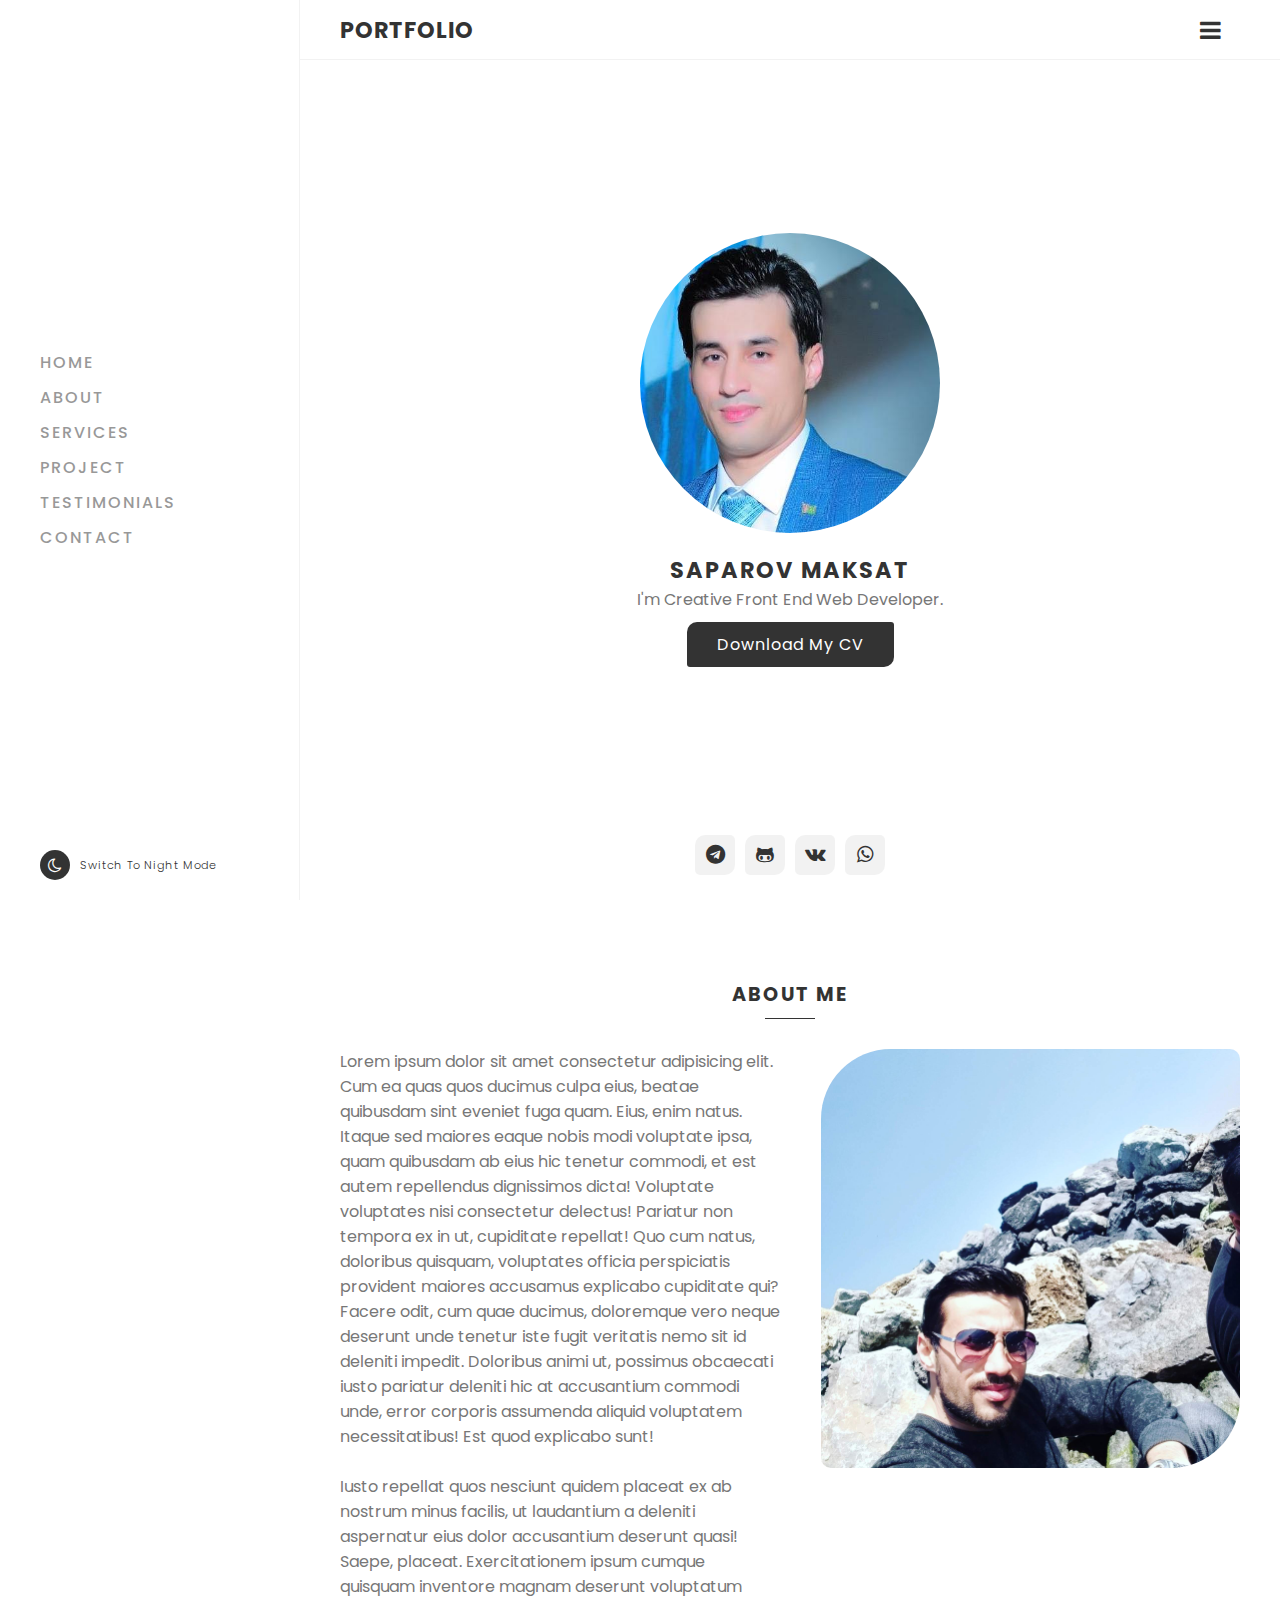
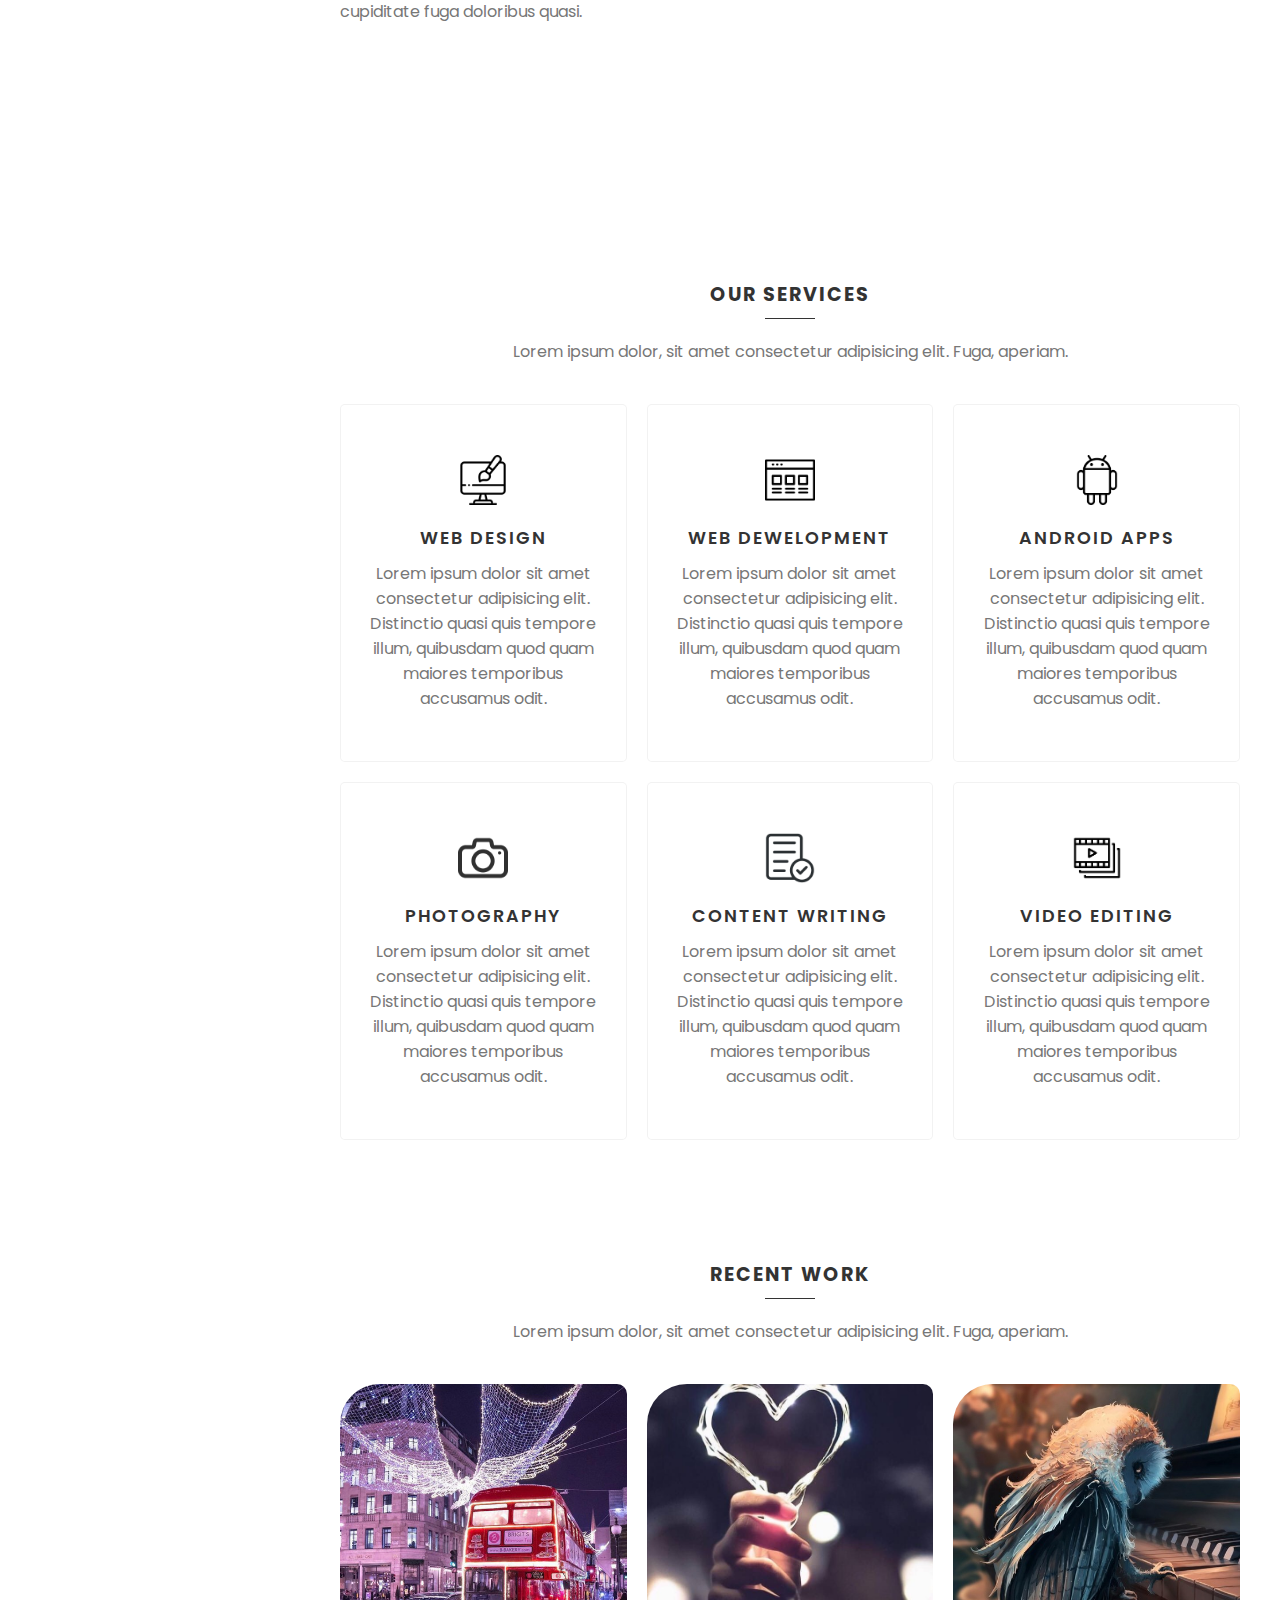
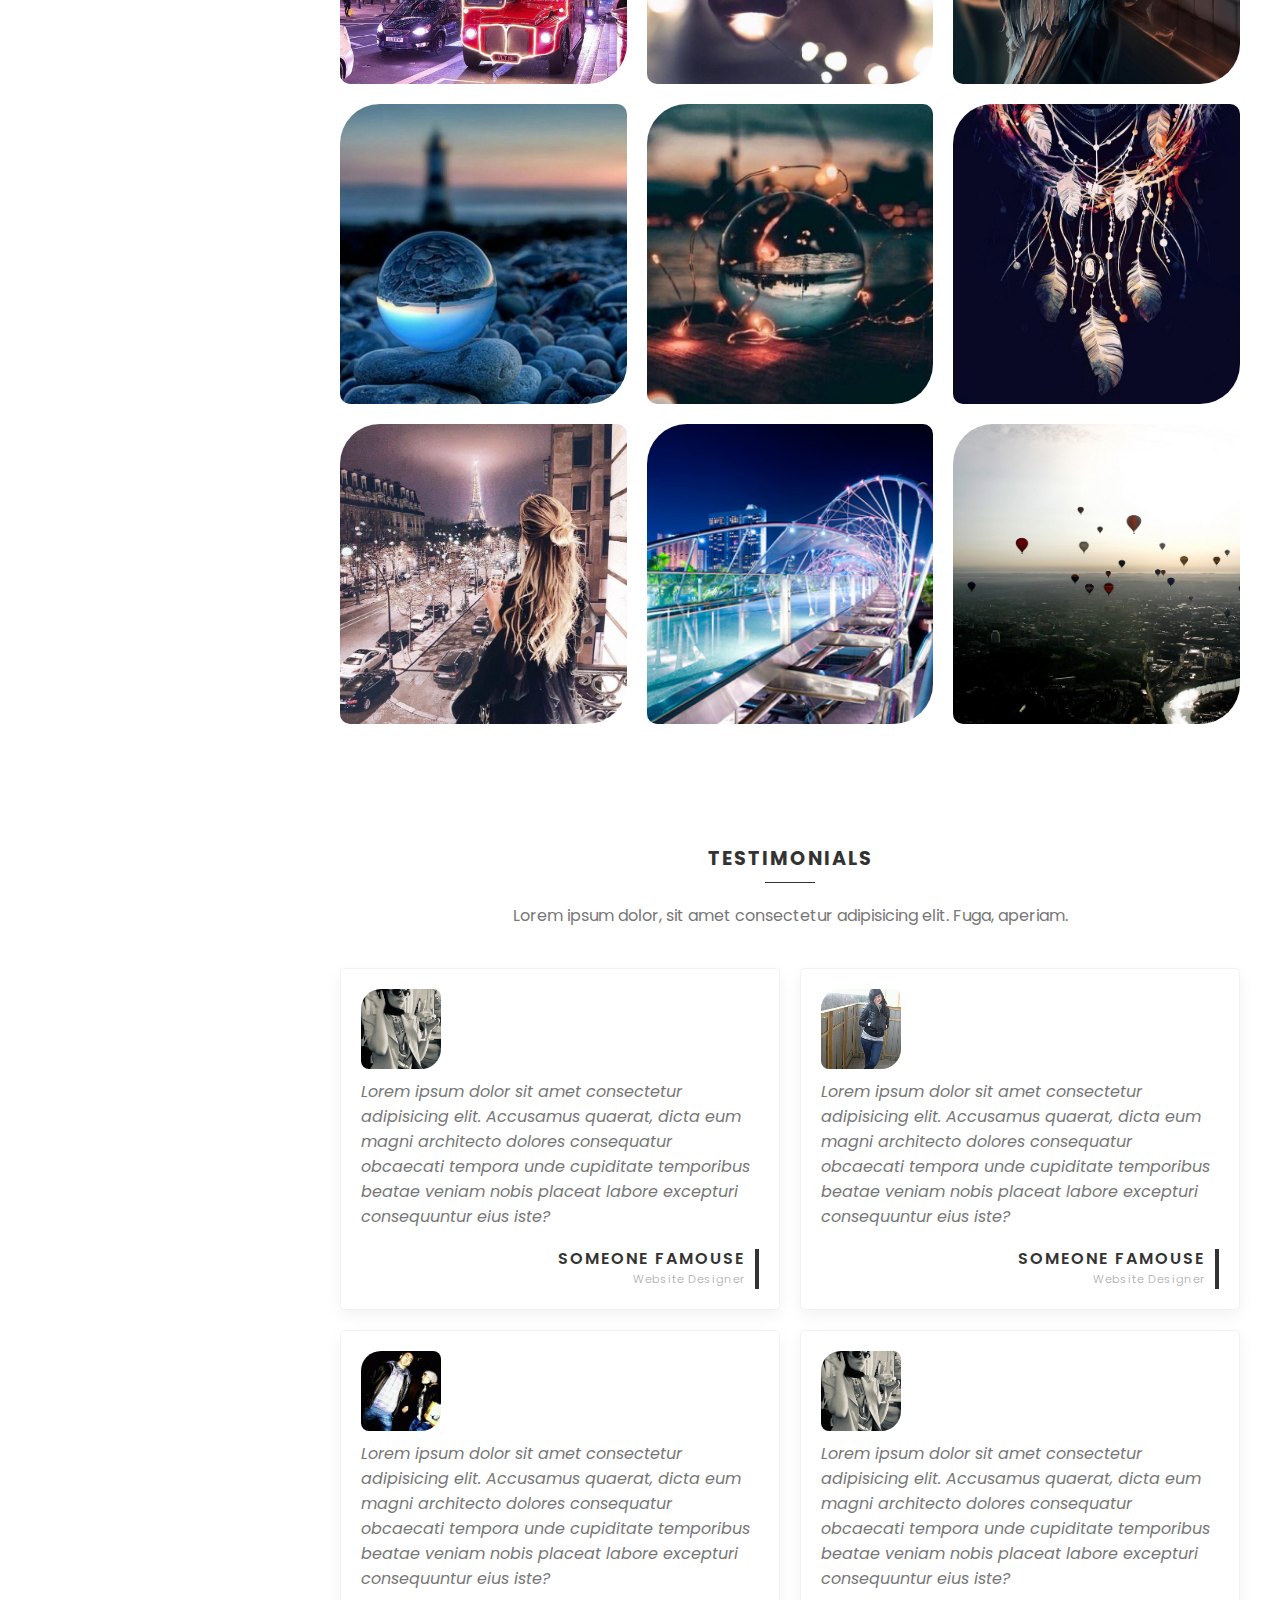
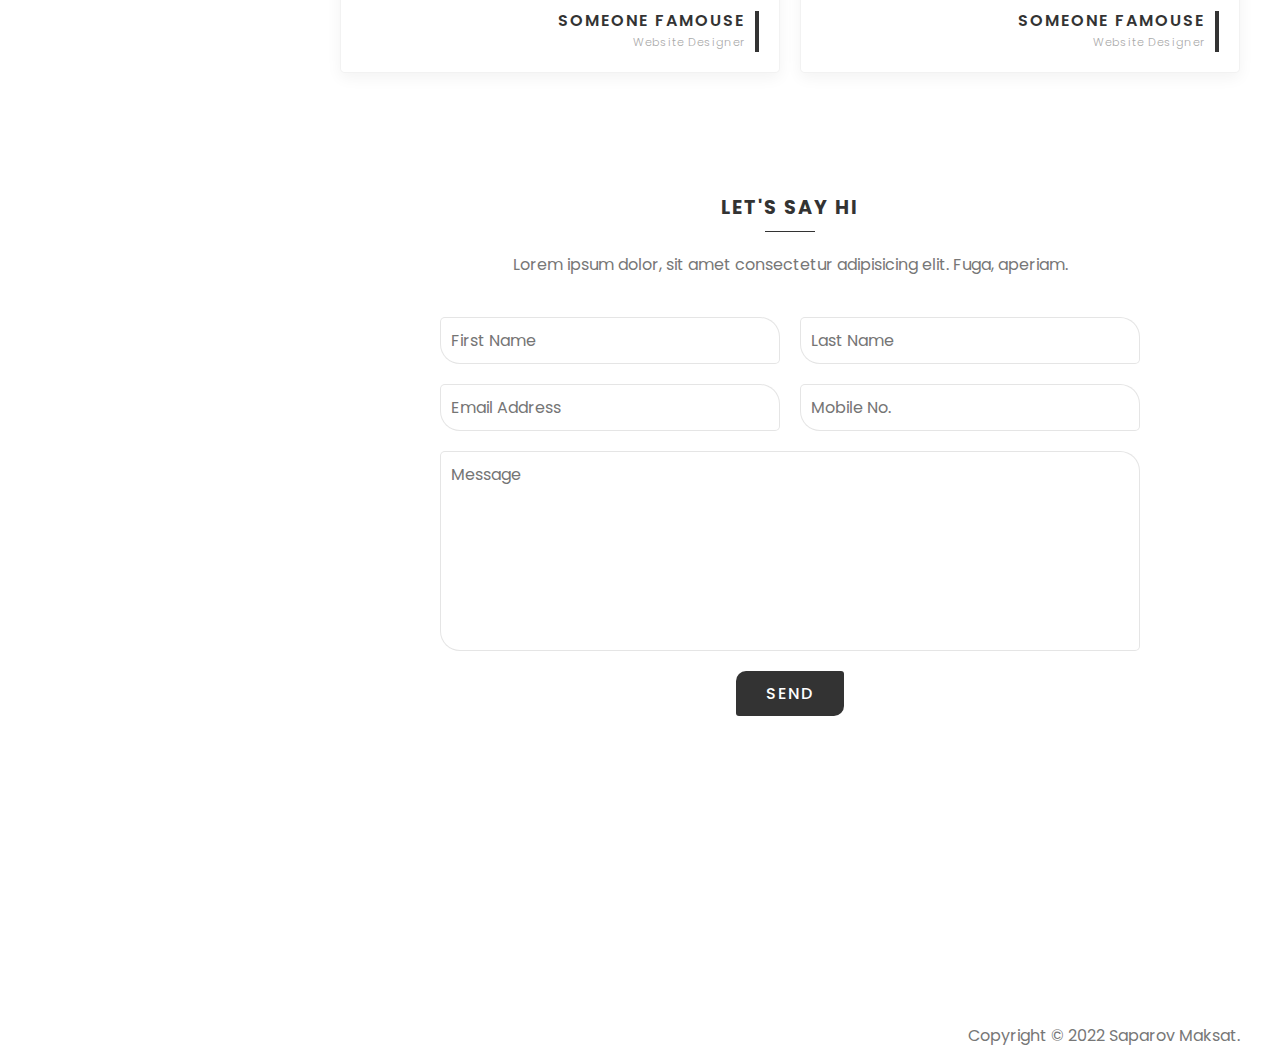
<file: src/index.html>
<!DOCTYPE html>
<html lang="en">

<head>
	<meta charset="UTF-8">
	<meta http-equiv="X-UA-Compatible" content="IE=edge">
	<meta name="viewport" content="width=device-width, initial-scale=1.0">
	<link rel="stylesheet" href="./css/main-style.css">
	<link rel="stylesheet" href="https://cdnjs.cloudflare.com/ajax/libs/font-awesome/4.7.0/css/font-awesome.css"
		integrity="sha512-5A8nwdMOWrSz20fDsjczgUidUBR8liPYU+WymTZP1lmY9G6Oc7HlZv156XqnsgNUzTyMefFTcsFH/tnJE/+xBg=="
		crossorigin="anonymous" referrerpolicy="no-referrer" />
	<title>Complete Responsive Portfolio Website</title>
</head>

<body>
	<div class="container">
		<!-- Navigation -->
		<div class="navigation">
			<ul>
				<li><a href="#banner" onclick="toggleMenu()">Home</a></li>
				<li><a href="#about" onclick="toggleMenu()">About</a></li>
				<li><a href="#services" onclick="toggleMenu()">Services</a></li>
				<li><a href="#project" onclick="toggleMenu()">Project</a></li>
				<li><a href="#testimonials" onclick="toggleMenu()">Testimonials</a></li>
				<li><a href="#contact" onclick="toggleMenu()">Contact</a></li>
			</ul>
			<div class="theme-switch"></div>
		</div>
		<!-- Main -->
		<div class="main">
			<div class="top__bar">
				<a href="#" class="logo">Portfolio</a>
				<div class="toggle">
					<i class="fa fa-bars" aria-hidden="true"></i>
				</div>
			</div>
			<!-- Banner -->
			<section class="banner" id="banner">
				<div class="content">
					<div class="img-box">
						<img src="./assets/my_photo/i.jpeg" alt="my-photo">
					</div>
					<h3>Saparov Maksat</h3>
					<p>I'm Creative Front End Web Developer.</p>
					<a href="./html/my-info.html" class="btn">Download My CV</a>
					<ul class="social-media">
						<li><a href="https://t.me/MAKSAT0707071/"><i class="fa fa-telegram" aria-hidden="true"></i></a>
						</li>
						<li><a href="//github.com/SaparowMaksat"><i class="fa fa-github-alt" aria-hidden="true"></i></a>
						</li>
						<li><a href="//vk.com/makes77"><i class="fa fa-vk" aria-hidden="true"></i></a></li>
						<li><a href="https://wa.me/79650707071/"><i class="fa fa-whatsapp" aria-hidden="true"></i></a>
						</li>
					</ul>
				</div>
			</section>
			<!-- About -->
			<section class="about adjust" id="about">
				<div class="title">
					<h2>About Me</h2>
				</div>
				<div class="content">
					<div class="text-box">
						<p>
							Lorem ipsum dolor sit amet consectetur adipisicing elit. Cum ea quas quos ducimus culpa
							eius, beatae quibusdam sint eveniet fuga quam. Eius, enim natus. Itaque sed maiores eaque
							nobis modi voluptate ipsa, quam quibusdam ab eius hic tenetur commodi, et est autem
							repellendus dignissimos dicta! Voluptate voluptates nisi consectetur delectus! Pariatur non
							tempora ex in ut, cupiditate repellat! Quo cum natus, doloribus quisquam, voluptates officia
							perspiciatis provident maiores accusamus explicabo cupiditate qui? Facere odit, cum quae
							ducimus, doloremque vero neque deserunt unde tenetur iste fugit veritatis nemo sit id
							deleniti impedit. Doloribus animi ut, possimus obcaecati iusto pariatur deleniti hic
							at accusantium commodi unde, error corporis assumenda aliquid voluptatem necessitatibus! Est
							quod explicabo sunt! <br> <br> Iusto repellat quos nesciunt quidem placeat ex ab nostrum
							minus
							facilis, ut laudantium a deleniti aspernatur eius dolor accusantium deserunt quasi! Saepe,
							placeat. Exercitationem ipsum cumque quisquam inventore magnam deserunt voluptatum
							cupiditate fuga doloribus quasi.
						</p>
					</div>
					<div class="img-box">
						<img src="./assets/my_photo/02.jpeg" alt="Saparov Maksat">
					</div>
				</div>
			</section>
			<!-- Services -->
			<section class="services adjust" id="services">
				<div class="title">
					<h2>Our Services</h2>
					<p>Lorem ipsum dolor, sit amet consectetur adipisicing elit. Fuga, aperiam.</p>
				</div>
				<div class="content">
					<div class="service-box">
						<img src="./assets/png-box/01.png" alt="web design">
						<h2>Web Design</h2>
						<p>Lorem ipsum dolor sit amet consectetur adipisicing elit. Distinctio quasi quis tempore illum,
							quibusdam quod quam maiores temporibus accusamus odit.</p>
					</div>
					<div class="service-box">
						<img src="./assets/png-box/02.png" alt="web design">
						<h2>Web Dewelopment</h2>
						<p>Lorem ipsum dolor sit amet consectetur adipisicing elit. Distinctio quasi quis tempore illum,
							quibusdam quod quam maiores temporibus accusamus odit.</p>
					</div>
					<div class="service-box">
						<img src="./assets/png-box/03.png" alt="web design">
						<h2>Android Apps</h2>
						<p>Lorem ipsum dolor sit amet consectetur adipisicing elit. Distinctio quasi quis tempore illum,
							quibusdam quod quam maiores temporibus accusamus odit.</p>
					</div>
					<div class="service-box">
						<img src="./assets/png-box/04.png" alt="web design">
						<h2>Photography</h2>
						<p>Lorem ipsum dolor sit amet consectetur adipisicing elit. Distinctio quasi quis tempore illum,
							quibusdam quod quam maiores temporibus accusamus odit.</p>
					</div>
					<div class="service-box">
						<img src="./assets/png-box/05.png" alt="web design">
						<h2>Content Writing</h2>
						<p>Lorem ipsum dolor sit amet consectetur adipisicing elit. Distinctio quasi quis tempore illum,
							quibusdam quod quam maiores temporibus accusamus odit.</p>
					</div>
					<div class="service-box">
						<img src="./assets/png-box/06.png" alt="web design">
						<h2>Video Editing</h2>
						<p>Lorem ipsum dolor sit amet consectetur adipisicing elit. Distinctio quasi quis tempore illum,
							quibusdam quod quam maiores temporibus accusamus odit.</p>
					</div>
				</div>
			</section>
			<!-- Projects -->
			<section class="project adjust" id="project">
				<div class="title">
					<h2>Recent Work</h2>
					<p>Lorem ipsum dolor, sit amet consectetur adipisicing elit. Fuga, aperiam.</p>
				</div>
				<div class="content">
					<div class="work-box">
						<div class="img-box">
							<img src="./assets/img-box/01.jpeg" alt="photo">
						</div>
						<div class="text-box">
							<h3>Project 01</h3>
						</div>
					</div>
					<div class="work-box">
						<div class="img-box">
							<img src="./assets/img-box/02.jpeg" alt="photo">
						</div>
						<div class="text-box">
							<h3>Project 02</h3>
						</div>
					</div>
					<div class="work-box">
						<div class="img-box">
							<img src="./assets/img-box/03.jpeg" alt="photo">
						</div>
						<div class="text-box">
							<h3>Project 03</h3>
						</div>
					</div>
					<div class="work-box">
						<div class="img-box">
							<img src="./assets/img-box/04.jpeg" alt="photo">
						</div>
						<div class="text-box">
							<h3>Project 04</h3>
						</div>
					</div>
					<div class="work-box">
						<div class="img-box">
							<img src="./assets/img-box/05.jpeg" alt="photo">
						</div>
						<div class="text-box">
							<h3>Project 05</h3>
						</div>
					</div>
					<div class="work-box">
						<div class="img-box">
							<img src="./assets/img-box/06.jpeg" alt="photo">
						</div>
						<div class="text-box">
							<h3>Project 06</h3>
						</div>
					</div>
					<div class="work-box">
						<div class="img-box">
							<img src="./assets/img-box/07.jpeg" alt="photo">
						</div>
						<div class="text-box">
							<h3>Project 07</h3>
						</div>
					</div>
					<div class="work-box">
						<div class="img-box">
							<img src="./assets/img-box/08.jpeg" alt="photo">
						</div>
						<div class="text-box">
							<h3>Project 08</h3>
						</div>
					</div>
					<div class="work-box">
						<div class="img-box">
							<img src="./assets/img-box/09.jpeg" alt="photo">
						</div>
						<div class="text-box">
							<h3>Project 09</h3>
						</div>
					</div>
				</div>
			</section>
			<!-- Testimonials -->
			<section class="testimonials adjust" id="testimonials">
				<div class="title">
					<h2>Testimonials</h2>
					<p>Lorem ipsum dolor, sit amet consectetur adipisicing elit. Fuga, aperiam.</p>
				</div>
				<div class="content">
					<div class="testimonials-box">
						<div class="img-box">
							<img src="./assets/testimonials/01.jpeg" alt="sister">
						</div>
						<p>Lorem ipsum dolor sit amet consectetur adipisicing elit. Accusamus quaerat, dicta eum magni
							architecto dolores consequatur obcaecati tempora unde cupiditate temporibus beatae veniam
							nobis placeat labore excepturi consequuntur eius iste?</p>
						<h4>Someone Famouse<br><span>Website Designer</span></h4>
					</div>
					<div class="testimonials-box">
						<div class="img-box">
							<img src="./assets/testimonials/02.jpeg" alt="sister">
						</div>
						<p>Lorem ipsum dolor sit amet consectetur adipisicing elit. Accusamus quaerat, dicta eum magni
							architecto dolores consequatur obcaecati tempora unde cupiditate temporibus beatae veniam
							nobis placeat labore excepturi consequuntur eius iste?</p>
						<h4>Someone Famouse<br><span>Website Designer</span></h4>
					</div>
					<div class="testimonials-box">
						<div class="img-box">
							<img src="./assets/testimonials/03.jpeg" alt="sister">
						</div>
						<p>Lorem ipsum dolor sit amet consectetur adipisicing elit. Accusamus quaerat, dicta eum magni
							architecto dolores consequatur obcaecati tempora unde cupiditate temporibus beatae veniam
							nobis placeat labore excepturi consequuntur eius iste?</p>
						<h4>Someone Famouse<br><span>Website Designer</span></h4>
					</div>
					<div class="testimonials-box">
						<div class="img-box">
							<img src="./assets/testimonials/01.jpeg" alt="sister">
						</div>
						<p>Lorem ipsum dolor sit amet consectetur adipisicing elit. Accusamus quaerat, dicta eum magni
							architecto dolores consequatur obcaecati tempora unde cupiditate temporibus beatae veniam
							nobis placeat labore excepturi consequuntur eius iste?</p>
						<h4>Someone Famouse<br><span>Website Designer</span></h4>
					</div>
				</div>
			</section>
			<!-- Contact -->
			<section class="contact adjust" id="contact">
				<div class="title">
					<h2>Let's Say Hi</h2>
					<p>Lorem ipsum dolor, sit amet consectetur adipisicing elit. Fuga, aperiam.</p>
				</div>
				<div class="contact-form">
					<div class="row">
						<input type="text" name="" placeholder="First Name">
						<input type="text" name="" placeholder="Last Name">
					</div>
					<div class="row">
						<input type="email" name="" placeholder="Email Address">
						<input type="tel" name="" placeholder="Mobile No.">
					</div>
					<div class="row2">
						<textarea placeholder="Message"></textarea>
					</div>
					<div class="row2">
						<input type="submit" value="Send">
					</div>
				</div>
			</section>
			<!-- Copyright Text -->
			<div class="copyright">
				<p>Copyright © 2022 Saparov Maksat.</p>
			</div>
		</div>
	</div>
	<script src="./js/index.js"></script>
</body>

</html>
</file>
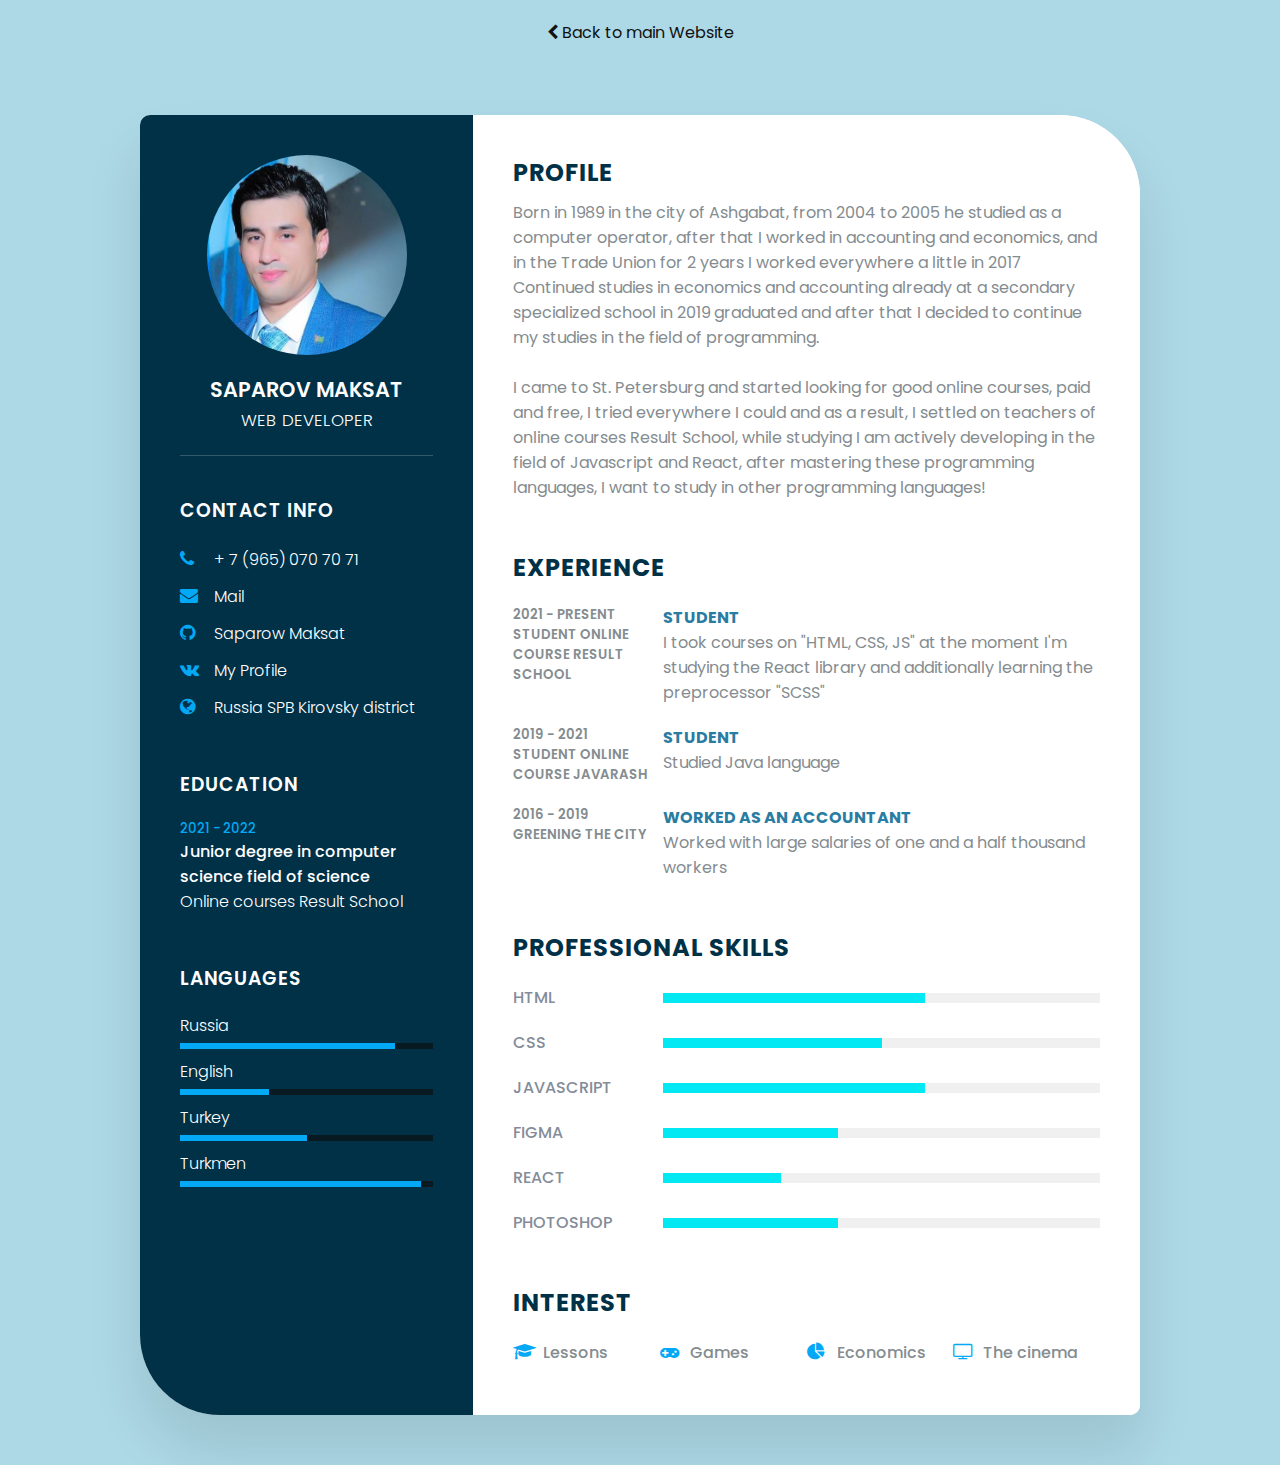
<file: src/html/my-info.html>
<!DOCTYPE html>
<html lang="en">

<head>
	<meta charset="UTF-8">
	<meta http-equiv="X-UA-Compatible" content="IE=edge">
	<meta name="viewport" content="width=device-width, initial-scale=1.0">
	<link rel="stylesheet" href="https://cdnjs.cloudflare.com/ajax/libs/font-awesome/4.7.0/css/font-awesome.css"
		integrity="sha512-5A8nwdMOWrSz20fDsjczgUidUBR8liPYU+WymTZP1lmY9G6Oc7HlZv156XqnsgNUzTyMefFTcsFH/tnJE/+xBg=="
		crossorigin="anonymous" referrerpolicy="no-referrer" />
	<link rel="stylesheet" href="../css/info-style.css">
	<title>MyProfile</title>
</head>

<body>
	<a href="../index.html" class="main-website"><i class="fa fa-chevron-left" aria-hidden="true"></i>
		Back to main Website</a>
	<div class="container">
		<div class="left__side">
			<div class="profile-text">
				<div class="img__box">
					<img src="../assets/my_photo/i.jpeg" alt="my photo">
				</div>
				<h2>Saparov Maksat <br><span>Web Developer</span></h2>
			</div>
			<div class="contact-info">
				<h3 class="title">Contact Info</h3>
				<ul>
					<li>
						<span class="icon"><i class="fa fa-phone" aria-hidden="true"></i></span>
						<span class="text">+ 7 (965) 070 70 71</span>
					</li>
					<li>
						<span class="icon"><i class="fa fa-envelope" aria-hidden="true"></i></span>
						<span class="text"><a href="mailto:makezovs@gmail.com">Mail</a></span>
					</li>
					<li>
						<span class="icon"><i class="fa fa-github" aria-hidden="true"></i></span>
						<span class="text"><a href="//github.com/SaparowMaksat">Saparow Maksat</a></span>
					</li>
					<li>
						<span class="icon"><i class="fa fa-vk" aria-hidden="true"></i></span>
						<span class="text"><a href="//vk.com/makes77">My Profile</a></span>
					</li>
					<li>
						<span class="icon"><i class="fa fa-globe" aria-hidden="true"></i></span>
						<span class="text">Russia SPB Kirovsky district</span>
					</li>
				</ul>
			</div>
			<div class="contact-info education">
				<h3 class="title">Education</h3>
				<ul>
					<li>
						<h5>2021 - 2022</h5>
						<h4>Junior degree in computer science field of science</h4>
						<h4><span>Online courses Result School</span></h4>
					</li>
				</ul>
			</div>
			<div class="contact-info language">
				<h3 class="title">Languages</h3>
				<ul>
					<li>
						<span class="text">Russia</span>
						<span class="percent">
							<div style="width: 85%;"></div>
						</span>
					</li>
					<li>
						<span class="text">English</span>
						<span class="percent">
							<div style="width: 35%;"></div>
						</span>
					</li>
					<li>
						<span class="text">Turkey</span>
						<span class="percent">
							<div style="width: 50%;"></div>
						</span>
					</li>
					<li>
						<span class="text">Turkmen</span>
						<span class="percent">
							<div style="width: 95%;"></div>
						</span>
					</li>
				</ul>
			</div>
		</div>
		<div class="right__side">
			<div class="about">
				<h2 class="title2">Profile</h2>
				<p>Born in 1989 in the city of Ashgabat, from 2004 to 2005 he studied as a computer operator, after that
					I worked in accounting and economics, and in the Trade Union for 2 years I worked everywhere a
					little in
					2017 Continued studies in economics and accounting already at a secondary specialized school in 2019
					graduated
					and after that I decided to continue my studies in the field of programming. <br><br> I came to St.
					Petersburg and started looking for good online courses, paid and free, I tried everywhere I could
					and
					as a result, I settled on teachers of online courses Result School, while studying I am actively
					developing
					in the field of Javascript and React, after mastering these programming languages, I want to study
					in other programming languages!</p>
			</div>
			<div class="about">
				<h2 class="title2">Experience</h2>
				<div class="box">
					<div class="year-company">
						<h5>2021 - Present</h5>
						<h5>Student online course Result School</h5>
					</div>
					<div class="text">
						<h4>Student</h4>
						<p>I took courses on "HTML, CSS, JS" at the moment I'm studying the React library and
							additionally learning the preprocessor "SCSS"</p>
					</div>
				</div>

				<div class="box">
					<div class="year-company">
						<h5>2019 - 2021</h5>
						<h5>Student online <br> course JavaRash</h5>
					</div>
					<div class="text">
						<h4>Student</h4>
						<p>Studied Java language</p>
					</div>
				</div>

				<div class="box">
					<div class="year-company">
						<h5>2016 - 2019</h5>
						<h5>Greening the city</h5>
					</div>
					<div class="text">
						<h4>Worked as an Accountant</h4>
						<p>Worked with large salaries of one and a half thousand workers</p>
					</div>
				</div>
			</div>
			<div class="about skills">
				<h2 class="title2">Professional Skills</h2>
				<div class="box">
					<h4>Html</h4>
					<div class="percent">
						<div style="width: 60%;"></div>
					</div>
				</div>
				<div class="box">
					<h4>CSS</h4>
					<div class="percent">
						<div style="width: 50%;"></div>
					</div>
				</div>
				<div class="box">
					<h4>Javascript</h4>
					<div class="percent">
						<div style="width: 60%;"></div>
					</div>
				</div>
				<div class="box">
					<h4>Figma</h4>
					<div class="percent">
						<div style="width: 40%;"></div>
					</div>
				</div>
				<div class="box">
					<h4>React</h4>
					<div class="percent">
						<div style="width: 27%;"></div>
					</div>
				</div>
				<div class="box">
					<h4>Photoshop</h4>
					<div class="percent">
						<div style="width: 40%;"></div>
					</div>
				</div>
			</div>
			<div class="about interest">
				<h2 class="title2">Interest</h2>
				<ul>
					<li><i class="fa fa-graduation-cap" aria-hidden="true"></i>Lessons</li>
					<li><i class="fa fa-gamepad" aria-hidden="true"></i>Games</li>
					<li><i class="fa fa-pie-chart" aria-hidden="true"></i>Economics</li>
					<li><i class="fa fa-television" aria-hidden="true"></i>The cinema</li>
				</ul>
			</div>
		</div>
	</div>
</body>

</html>
</file>
<file: src/css/main-style.css>
@import url('https://fonts.googleapis.com/css?family=Poppins:200,300,400,500,600,700,800,900&display=swap');

* {
	margin: 0;
	padding: 0;
	box-sizing: border-box;
	font-family: 'Poppins', sans-serif;
	scroll-behavior: smooth;
}

:root {
	--black: #333;
	--black2: #333;
	--white: #fff;
	--white2: #fff;
}

.dark {
	--black: #fff;
	--black2: #aaa;
	--white: #333;
	--white2: #444;
}

body {
	overflow-x: hidden;
}

.container {
	position: relative;
	width: 100%;
}

/* ---------------------Navigation Block----------------------------- */

.navigation {
	position: fixed;
	width: 300px;
	height: 100%;
	border-right: 1px solid rgba(0, 0, 0, 0.05);
	background: var(--white2);
	display: flex;
	justify-content: center;
	align-items: center;
	overflow: hidden;
	transition: width 0.5s, left 0.5s;
}

.dark .navigation {
	border-right: 1px solid rgba(0, 0, 0, 0.5);
}

.navigation.active {
	width: 0;
}

.navigation ul {
	position: relative;
	top: 0;
	left: 0;
	width: 100%;
	padding: 20px 40px;
}

.navigation ul li {
	position: relative;
	width: 100%;
	list-style: none;
}

.navigation ul li a {
	position: relative;
	display: block;
	width: 100%;
	margin: 10px 0;
	white-space: normal;
	display: flex;
	text-transform: uppercase;
	text-decoration: none;
	color: var(--black);
	font-weight: 500;
	letter-spacing: 2px;
	opacity: 0.5;
}

.navigation ul li a:hover {
	opacity: 1;
}

/* --------------------Theme Block------------------------------ */

.theme-switch {
	position: absolute;
	bottom: 20px;
	left: 40px;
	width: 30px;
	height: 30px;
	background: var(--black);
	color: var(--white);
	cursor: pointer;
	border-radius: 50%;
	display: flex;
	justify-content: center;
	align-items: center;
}

.theme-switch::before {
	content: "\f186";
	font-family: fontAwesome;
}

.dark .theme-switch::before {
	content: "\f185";
	font-family: fontAwesome;
}

.theme-switch::after {
	content: "Switch To Night Mode";
	position: absolute;
	left: 40px;
	font-size: 0.7em;
	color: var(--black);
	white-space: nowrap;
	font-weight: 300;
	letter-spacing: 1px;
	pointer-events: none;
}

.dark .theme-switch::after {
	content: "Switch To Day Mode";
}

/* --------------------Main Block------------------------------ */

.main {
	position: absolute;
	width: calc(100% - 300px);
	left: 300px;
	background: var(--white);
	min-height: 100vh;
	transition: width 0.5s, left 0.5s;
}

.main.active {
	width: calc(100% - 0px);
	left: 0px;
}

.main .top__bar {
	position: fixed;
	top: 0;
	width: calc(100% - 300px);
	left: 300px;
	background: var(--white2);
	border-bottom: 1px solid rgba(0, 0, 0, 0.05);
	height: 60px;
	padding: 0 40px;
	display: flex;
	justify-content: space-between;
	align-items: center;
	z-index: 50;
	transition: width 0.5s, left 0.5s;
}

.dark .main .top__bar {
	border-bottom: 1px solid rgba(0, 0, 0, 0.5);
}

.main .top__bar.active {
	width: calc(100% - 0px);
	left: 0px;
}

.main .top__bar .logo {
	color: var(--black);
	font-weight: 700;
	text-decoration: none;
	font-size: 1.4em;
	text-transform: uppercase;
	letter-spacing: 1px;
}

.main .top__bar .toggle {
	position: relative;
	width: 60px;
	height: 60px;
	cursor: pointer;
	display: flex;
	justify-content: center;
	align-items: center;
	font-size: 24px;
	color: var(--black);
}

/* ----------------------Section Block------------------------ */

section {
	position: relative;
	min-height: 100vh;
}

/* --------------------Banner Block---------------------------- */

.banner {
	display: flex;
	justify-content: center;
	align-items: center;
	padding: 0 20px;
}

.banner .content {
	display: flex;
	flex-direction: column;
	align-items: center;
	justify-content: center;
}

.banner .img-box {
	position: relative;
	width: 300px;
	height: 300px;
	overflow: hidden;
	border-radius: 50%;
	margin-bottom: 20px;
}

.banner .img-box img {
	position: absolute;
	top: 0;
	left: 0;
	width: 100%;
	height: 100%;
	object-fit: cover;
}

.banner .img-box img:hover {
	transform: scale(1.1);
	transition: all 0.3s ease 0s;
}

h3 {
	position: relative;
	font-size: 1.4em;
	color: var(--black);
	letter-spacing: 2px;
	text-transform: uppercase;
}

p {
	color: #777;
}

.dark p {
	color: var(--black);
}

/* ---------------------Button Block---------------------- */

.btn {
	position: relative;
	display: inline-block;
	padding: 10px 30px;
	background: var(--black2);
	color: var(--white);
	font-weight: 400;
	letter-spacing: 1px;
	margin-top: 10px;
	text-decoration: none;
	border-radius: 10px 3px 10px 3px;
}

.dark .btn:hover {
	background: rgba(47, 148, 249, 1);
	border-radius: 10px 3px 10px 3px;
	transition: all 0.3s ease 0s;
	box-shadow: 0px 2px 2px 2px rgba(173, 172, 172, 0.5);
	color: var(--black);
	transform: scale(1.2);
}

.btn:hover {
	background: rgba(146, 253, 136, 0.5);
	border-radius: 10px 3px 10px 3px;
	transition: all 0.3s ease 0s;
	box-shadow: 0px 2px 2px 2px rgba(173, 172, 172, 0.5);
	color: var(--black2);
	transform: scale(1.2);
}

/* ---------------------Social Block---------------------- */

.social-media {
	position: absolute;
	bottom: 20px;
	display: flex;
}

.social-media li {
	list-style: none;
}

.social-media li a {
	display: inline-block;
	width: 40px;
	height: 40px;
	background: rgba(0, 0, 0, 0.05);
	margin: 5px;
	display: flex;
	justify-content: center;
	align-items: center;
	text-decoration: none;
	color: var(--black);
	font-size: 1.2em;
	border-radius: 10px 5px 10px 5px;
}

.dark .social-media li a:hover {
	background: #2196f3;
	border-radius: 10px 5px 10px 5px;
	transition: all 0.3s ease 0s;
	transform: scale(1.2);
}

.social-media li a:hover {
	background: var(--black2);
	color: var(--white);
	border-radius: 10px 5px 10px 5px;
	transition: all 0.3s ease 0s;
	transform: scale(1.2);
}

.adjust {
	position: relative;
	min-height: 100vh;
	width: 100%;
	padding: 0 40px;
	padding-top: 80px;
	background: var(--white);
	color: var(--black);
	display: inline-block;
}

.title {
	width: 100%;
	text-align: center;
}

.title h2 {
	position: relative;
	text-transform: uppercase;
	letter-spacing: 2px;
	font-size: 1.2em;
	margin-bottom: 30px;
}

.title h2::before {
	content: "";
	position: absolute;
	left: 50%;
	transform: translateX(-50%);
	bottom: -10px;
	width: 50px;
	height: 1px;
	background: var(--black);
}

/* ---------------------About Block---------------------- */

.about .content {
	display: flex;
	justify-content: space-between;
	margin-top: 40px;
}

.about .content .text-box {
	width: 49%;
	min-width: 49%;
}

.about .content .img-box {
	margin-left: 40px;
}

.about .content .img-box img {
	max-width: 100%;
	border-radius: 70px 10px 70px 10px;
}

.about .content .img-box img:hover {
	transform: scale(1.1);
	transition: all 0.3s ease 0s;
}

/* ---------------------Services Block---------------------- */

.services .content {
	display: grid;
	grid-template-columns: repeat(3, 1fr);
	grid-gap: 20px;
	margin: 40px 0;
}

.services .content .service-box {
	border: 1px solid rgba(0, 0, 0, 0.05);
	padding: 50px 20px;
	display: flex;
	background: var(--white2);
	justify-content: center;
	align-items: center;
	flex-direction: column;
	border-radius: 5px;
}

.dark .services .content .service-box:hover {
	transition: all 0.3s ease 0s;
	background: #2196f3;
	border-radius: 5px;
}

.services .content .service-box img {
	max-width: 50px;
}

.dark .services .content .service-box img {
	filter: invert(1);
}

.services .content .service-box h2 {
	font-size: 1.1em;
	margin-top: 20px;
	margin-bottom: 10px;
	font-weight: 600;
	color: var(--black);
	text-align: center;
	letter-spacing: 2px;
	text-transform: uppercase;
}

.services .content .service-box p {
	text-align: center;
}

/* ---------------------Project Block---------------------- */

.project .content {
	display: grid;
	grid-template-columns: repeat(3, 1fr);
	grid-gap: 20px;
	margin: 40px 0;
}

.project .content .work-box {
	position: relative;
	width: 100%;
	height: 300px;
	overflow: hidden;
}

.project .content .work-box .img-box {
	position: relative;
	width: 100%;
	height: 100%;
	transform: translateY(0);
	transition: 0.5s ease-in-out;
}

.project .content .work-box:hover .img-box {
	transform: translateY(-100%);
}

.project .content .work-box .img-box img {
	position: absolute;
	top: 0;
	left: 0;
	width: 100%;
	height: 100%;
	object-fit: cover;
	border-radius: 40px 10px 40px 10px;
}

.project .content .work-box .text-box {
	position: absolute;
	top: 0;
	left: 0;
	width: 100%;
	height: 100%;
	background: var(--black);
	display: flex;
	justify-content: center;
	align-items: center;
	transform: translateY(100%);
	transition: 0.5s ease-in-out;
	border-radius: 40px 10px 40px 10px;
}

.dark .project .content .work-box .text-box {
	background: #444;
}

.project .content .work-box:hover .text-box {
	transform: translateY(0);
}

.project .content .work-box .text-box h3 {
	color: var(--white);
	font-size: 1em;
}

/* ---------------------Testimonials Block---------------------- */

.testimonials .content {
	display: grid;
	grid-template-columns: repeat(2, 1fr);
	grid-gap: 20px;
	margin: 40px 0;
}

.testimonials .content .testimonials-box {
	background: var(--white2);
	border: 1px solid rgba(0, 0, 0, 0.05);
	box-shadow: 0 5px 15px rgba(0, 0, 0, 0.05);
	padding: 20px;
	border-radius: 5px;
}

.dark .testimonials .content .testimonials-box:hover {
	background: #2196f3;
	transition: all 0.3s ease 0s;
}

.testimonials .content .testimonials-box .img-box {
	position: relative;
	width: 80px;
	height: 80px;
	margin-bottom: 10px;
}

.testimonials .content .testimonials-box .img-box img {
	position: absolute;
	top: 0;
	left: 0;
	width: 100%;
	height: 100%;
	object-fit: cover;
	border-radius: 20px 8px 20px 8px;
}

.testimonials .content .testimonials-box p {
	font-style: italic;
}

.testimonials .content .testimonials-box h4 {
	text-align: right;
	margin-top: 20px;
	text-transform: uppercase;
	letter-spacing: 2px;
	font-size: 1em;
	color: var(--black);
	line-height: 1.2em;
	font-weight: 600;
	border-right: 4px solid var(--black);
	padding-right: 10px;
}

.testimonials .content .testimonials-box h4 span {
	text-transform: initial;
	color: #aaa;
	letter-spacing: 1px;
	font-weight: 300;
	font-size: 0.7em;
}

/* ---------------------Contact Block---------------------- */

.contact {
	display: flex;
	justify-content: flex-start;
	align-items: center;
	flex-direction: column;
}

.contact .contact-form {
	position: relative;
	width: 100%;
	max-width: 700px;
	margin-top: 20px;
}

.contact .contact-form .row {
	width: 100%;
	display: grid;
	grid-template-columns: repeat(2, 1fr);
	grid-gap: 20px;
	margin-top: 20px;
}

.contact .contact-form .row2 {
	width: 100%;
	display: flex;
	justify-content: center;
	align-items: center;
	margin-top: 20px;
}

.contact .contact-form .row input,
.contact .contact-form .row2 textarea {
	width: 100%;
	padding: 10px;
	border: none;
	outline: none;
	color: var(--black);
	background: var(--white2);
	font-size: 16px;
	border: 1px solid rgba(0, 0, 0, 0.1);
	border-radius: 5px 20px 5px 20px;
}

.contact .contact-form .row2 textarea {
	resize: none;
	height: 200px;
}

.contact .contact-form .row2 input[type="submit"] {
	background: var(--black2);
	color: var(--white2);
	padding: 10px 30px;
	display: inline-block;
	font-weight: 500;
	letter-spacing: 2px;
	cursor: pointer;
	font-size: 16px;
	text-transform: uppercase;
	max-width: 150px;
	border: none;
	border-radius: 10px 3px 10px 3px;
}

.dark .contact .contact-form .row2 input[type="submit"]:hover {
	background: rgba(47, 148, 249, 1);
	transition: all 0.3s ease 0s;
	color: var(--black);
}

.contact .contact-form .row2 input[type="submit"]:hover {
	background: rgba(146, 253, 136, 0.5);
	border-radius: 10px 3px 10px 3px;
	transition: all 0.3s ease 0s;
	box-shadow: 0px 2px 2px 2px rgba(173, 172, 172, 0.5);
	color: var(--black2);
	transform: scale(1.2);
}

/* ---------------------Copyright Block---------------------- */

.copyright {
	position: relative;
	bottom: 0;
	padding: 10px 40px;
	text-align: end;
}

/* ---------------------Media Block---------------------- */

@media (max-width: 991.98px) {
	.theme-switch {
		left: 20px;
	}

	.navigation {
		left: -100%;
	}

	.navigation.active {
		left: 0;
		width: 100%;
		z-index: 49;
	}

	.main {
		width: 100%;
		left: 0;
	}

	.main.active {
		left: 100%;
	}

	.main .top__bar {
		width: 100%;
		left: 0;
		padding: 0 20px;
	}

	.navigation ul {
		padding: 20px 20px;
	}

	.banner .img-box {
		width: 250px;
		height: 250px;
	}

	.banner h3,
	.banner p {
		text-align: center;
	}

	.adjust {
		padding: 0 20px;
	}

	.about .contact {
		flex-direction: column;
	}

	.about .contact .text-box {
		width: 100%;
		min-width: 100%;
	}

	.about .contact .img-box {
		margin-left: 0;
		margin-top: 20px;
	}

	.services .content {
		grid-template-columns: repeat(2, 1fr);
	}

	.project .content {
		grid-template-columns: repeat(2, 1fr);
	}
}

@media (max-width: 767.98px) {
	.theme-switch {
		left: 10px;
	}

	.services .content {
		grid-template-columns: repeat(1, 1fr);
	}

	.project .content {
		grid-template-columns: repeat(1, 1fr);
	}

	.testimonials .content {
		grid-template-columns: repeat(1, 1fr);
	}

	.contact .contact-form .row {
		grid-template-columns: repeat(1, 1fr);
	}

	.content {
		margin-bottom: 100px;
	}

	.copyright {
		padding: 10px 20px;
	}

	.contact .contact-form .row2 input[type="submit"] {
		border-radius: 10px 3px 10px 3px;
	}

	.contact .contact-form .row2 input[type="submit"]:hover {
		border-radius: 10px 3px 10px 3px;
		background: rgb(66, 227, 34);
		transition: all 0.3s ease 0s;
		color: var(--black);
		text-transform: uppercase;
	}

	.copyright {
		font-size: 10px;
		padding: 20px;
	}

	.about .content .img-box img {
		max-width: 100%;
		border-radius: 30px 10px 30px 10px;
	}
}
</file>
<file: src/css/info-style.css>
@import url('https://fonts.googleapis.com/css?family=Poppins:200,300,400,500,600,700,800,900&display=swap');

* {
	margin: 0;
	padding: 0;
	box-sizing: border-box;
	font-family: 'Poppins', sans-serif;
}

body {
	background: lightblue;
	display: flex;
	justify-content: center;
	align-items: center;
	flex-direction: column;
	min-height: 100vh;
}

.main-website {
	margin: 20px 0;
	color: #111;
	text-decoration: none;
}

.main-website:hover {
	background: rgb(183, 245, 152);
	border-radius: 10px 3px 10px 3px;
	transition: all 0.3s ease 0s;
	box-shadow: 0px 2px 2px 2px rgba(173, 172, 172, 0.5);
	color: #03a9f4;
	transform: scale(1.2);
}

.container {
	position: relative;
	width: 100%;
	max-width: 1000px;
	min-height: 1000px;
	background: #fff;
	margin: 50px;
	display: grid;
	grid-template-columns: 1fr 2fr;
	box-shadow: 0 35px 55px rgba(0, 0, 0, 0.1);
	border-radius: 10px 80px 10px 80px;
}

.container .left__side {
	position: relative;
	background: #003147;
	padding: 40px;
	border-radius: 10px 0 0 80px;
}

.profile-text {
	position: relative;
	display: flex;
	flex-direction: column;
	align-items: center;
	padding-bottom: 20px;
	border-bottom: 1px solid rgba(255, 255, 255, 0.2);
}

.profile-text .img__box {
	position: relative;
	width: 200px;
	height: 200px;
	border-radius: 50%;
	overflow: hidden;
}

.profile-text .img__box img {
	position: absolute;
	top: 0;
	left: 0;
	width: 100%;
	height: 100%;
	object-fit: cover;
}

.profile-text h2 {
	color: #fff;
	font-size: 1.3em;
	margin-top: 20px;
	text-transform: uppercase;
	text-align: center;
	font-weight: 600;
	line-height: 1.4em;
}

.profile-text h2 span {
	font-size: 0.8em;
	font-weight: 300;
}

.contact-info {
	padding-top: 40px;
}

.title {
	color: #fff;
	text-transform: uppercase;
	font-weight: 600;
	letter-spacing: 1px;
	margin-bottom: 20px;
}

.contact-info ul {
	position: relative;
}

.contact-info ul li {
	position: relative;
	list-style: none;
	margin: 10px 0;
	cursor: pointer;
}

.contact-info ul li .icon {
	display: inline-block;
	width: 30px;
	font-size: 18px;
	color: #03a9f4;
}

.contact-info ul li span {
	color: #fff;
	font-weight: 300;

}

.text a {
	color: #fff;
	text-decoration: none;
	font-weight: 300;
}

.contact-info .education li {
	margin-bottom: 15px;
}

.contact-info.education h5 {
	color: #03a9f4;
	font-weight: 500;
}

.contact-info.education h4 {
	color: #fff;
	font-weight: 500;
}

.contact-info.education h4 span {
	font-weight: 300;
}

.contact-info.language .percent {
	position: relative;
	width: 100%;
	height: 6px;
	background: #081921;
	display: block;
	margin-top: 5px;
}

.contact-info.language .percent div {
	position: absolute;
	top: 0;
	left: 0;
	height: 100%;
	background: #03a9f4;
}

@media (max-width: 767.98px) {
	.container {
		border-radius: 10px 80px 10px 80px;
	}

	.container .left__side {
		border-radius: 10px 80px 10px 80px;
	}
}

/* ------------------------------------- */

.container .right__side {
	position: relative;
	background: #fff;
	padding: 40px;
	border-radius: 10px 80px 10px 80px;
}

.about {
	margin-bottom: 50px;
}

.about:last-child {
	margin-bottom: 0;
}

.title2 {
	color: #003147;
	text-transform: uppercase;
	letter-spacing: 1px;
	margin-bottom: 10px;
}

p {
	color: #848c90;
	font-weight: 400;
}

.about .box {
	display: flex;
	flex-direction: row;
	margin: 20px 0;
}

.about .box .year-company {
	min-width: 150px;
}

.about .box .year-company h5 {
	text-transform: uppercase;
	color: #848c90;
	font-weight: 600;
}

.about .box .text h4 {
	text-transform: uppercase;
	color: #2a7da2;
	font-size: 16px;
}

.skills .box {
	position: relative;
	width: 100%;
	display: grid;
	grid-template-columns: 150px 1fr;
	justify-content: center;
	align-items: center;
}

.skills .box h4 {
	text-transform: uppercase;
	color: #848c99;
	font-weight: 500;
}

.skills .box .percent {
	position: relative;
	width: 100%;
	height: 10px;
	background: #f0f0f0;
}

.skills .box .percent div {
	position: absolute;
	top: 0;
	left: 0;
	height: 100%;
	background: #03e9f4;
}

.interest ul {
	display: grid;
	grid-template-columns: repeat(4, 1fr);
}

.interest ul li {
	list-style: none;
	color: #848c90;
	font-weight: 500;
	margin: 10px 0;
}

.interest ul li .fa {
	color: #03a9f4;
	font-size: 18px;
	width: 20px;
	margin-right: 10px;
}

@media (max-width: 1000px) {
	.container {
		margin: 10px;
		grid-template-columns: repeat(1, 1fr);
	}

	.interest ul {
		grid-template-columns: repeat(2, 1fr);
	}
}

@media (max-width: 600px) {
	.about .box {
		flex-direction: column;
	}

	.about .box .year-company {
		margin-bottom: 5px;
	}

	.interest ul {
		grid-template-columns: repeat(1, 1fr);
	}

	.skills .box {
		grid-template-columns: repeat(1, 1fr);
	}
}
</file>
